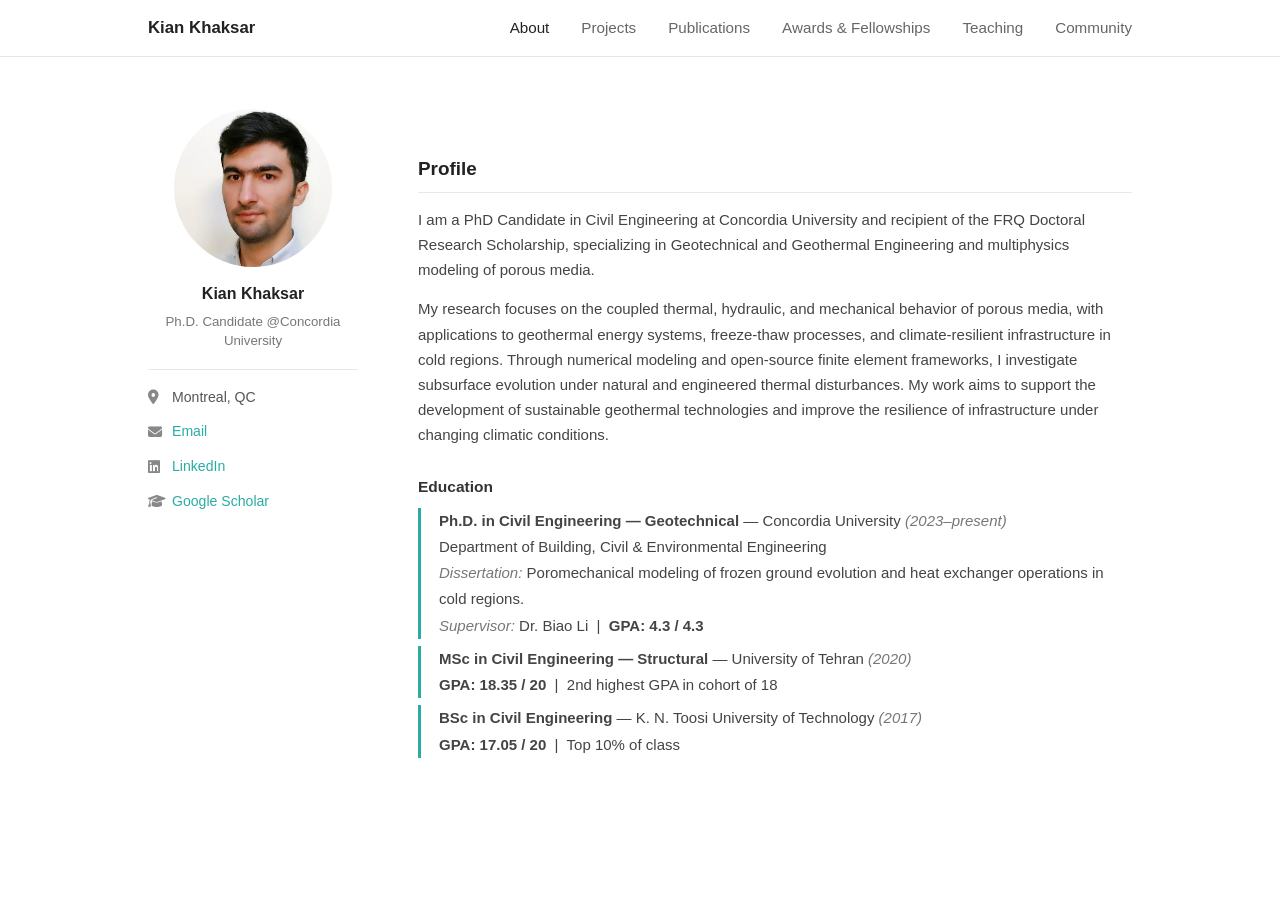
<file: index.html>
<!DOCTYPE html>
<html lang="en">
<head>
  <meta charset="UTF-8" />
  <meta name="viewport" content="width=device-width, initial-scale=1.0" />
  <title>Kian Khaksar</title>
  <link rel="stylesheet" href="style.css" />
  <link rel="stylesheet" href="https://cdnjs.cloudflare.com/ajax/libs/font-awesome/6.5.0/css/all.min.css" />
</head>
<body>

  <nav class="topnav">
    <div class="nav-inner">
      <a href="index.html" class="nav-brand">Kian Khaksar</a>
      <ul class="nav-links">
        <li><a href="index.html" class="active">About</a></li>
        <li><a href="projects.html">Projects</a></li>
        <li><a href="publications.html">Publications</a></li>
        <li><a href="Honors and Awards.html">Awards &amp; Fellowships</a></li>
        <li><a href="teaching.html">Teaching</a></li>
        <li><a href="community.html">Community</a></li>
      </ul>
    </div>
  </nav>

  <div class="page-wrapper">

    <aside class="sidebar">
      <img src="images/profilePic.jpeg" alt="Kian Khaksar" class="profile-photo" />
      <p class="sidebar-name">Kian Khaksar</p>
      <p class="sidebar-title">Ph.D. Candidate @Concordia University</p>
      <ul class="sidebar-links">
        <li><i class="fas fa-map-marker-alt"></i> Montreal, QC</li>
        <li>
          <i class="fas fa-envelope"></i>
          <a href="mailto:kian.khaksar@mail.concordia.ca">Email</a>
        </li>
        <li>
          <i class="fab fa-linkedin"></i>
          <a href="https://www.linkedin.com/in/kian-khaksar-a5377915a" target="_blank">LinkedIn</a>
        </li>
        <li>
          <i class="fas fa-graduation-cap"></i>
          <a href="https://scholar.google.com/citations?user=syTn1BMAAAAJ&hl=en" target="_blank">Google Scholar</a>
        </li>
      </ul>
    </aside>

    <main class="content">

      <!-- <h1>About</h1> -->

      <h2>Profile</h2>
      <p>
        I am a PhD Candidate in Civil Engineering at Concordia University and
        recipient of the FRQ Doctoral Research Scholarship, specializing in 
        Geotechnical and Geothermal Engineering and multiphysics modeling of 
        porous media.
      </p>
      <p>
        My research focuses on the coupled thermal, hydraulic, and mechanical 
        behavior of porous media, with applications to geothermal energy systems, 
        freeze-thaw processes, and climate-resilient infrastructure in cold 
        regions. Through numerical modeling and open-source finite element 
        frameworks, I investigate subsurface evolution under natural and engineered 
        thermal disturbances. My work aims to support the development of sustainable 
        geothermal technologies and improve the resilience of infrastructure under 
        changing climatic conditions.
      </p>

      <h3>Education</h3>
      <ul class="edu-list">
        <li>
          <strong>Ph.D. in Civil Engineering — Geotechnical</strong> —
          Concordia University</a>
          <em>(2023–present)</em><br />
          Department of Building, Civil &amp; Environmental Engineering<br />
          <em>Dissertation:</em> Poromechanical modeling of frozen ground evolution and heat
          exchanger operations in cold regions.<br />
          <em>Supervisor:</em> Dr. Biao Li &nbsp;|&nbsp; <strong>GPA: 4.3 / 4.3</strong>
        </li>
        <li>
          <strong>MSc in Civil Engineering — Structural</strong> —
          University of Tehran
          <em>(2020)</em><br />
          <strong>GPA: 18.35 / 20</strong> &nbsp;|&nbsp; 2nd highest GPA in cohort of 18
        </li>
        <li>
          <strong>BSc in Civil Engineering</strong> —
          K. N. Toosi University of Technology
          <em>(2017)</em><br />
          <strong>GPA: 17.05 / 20</strong> &nbsp;|&nbsp; Top 10% of class
        </li>
      </ul>

    </main>
  </div>

</body>
</html>
</file>
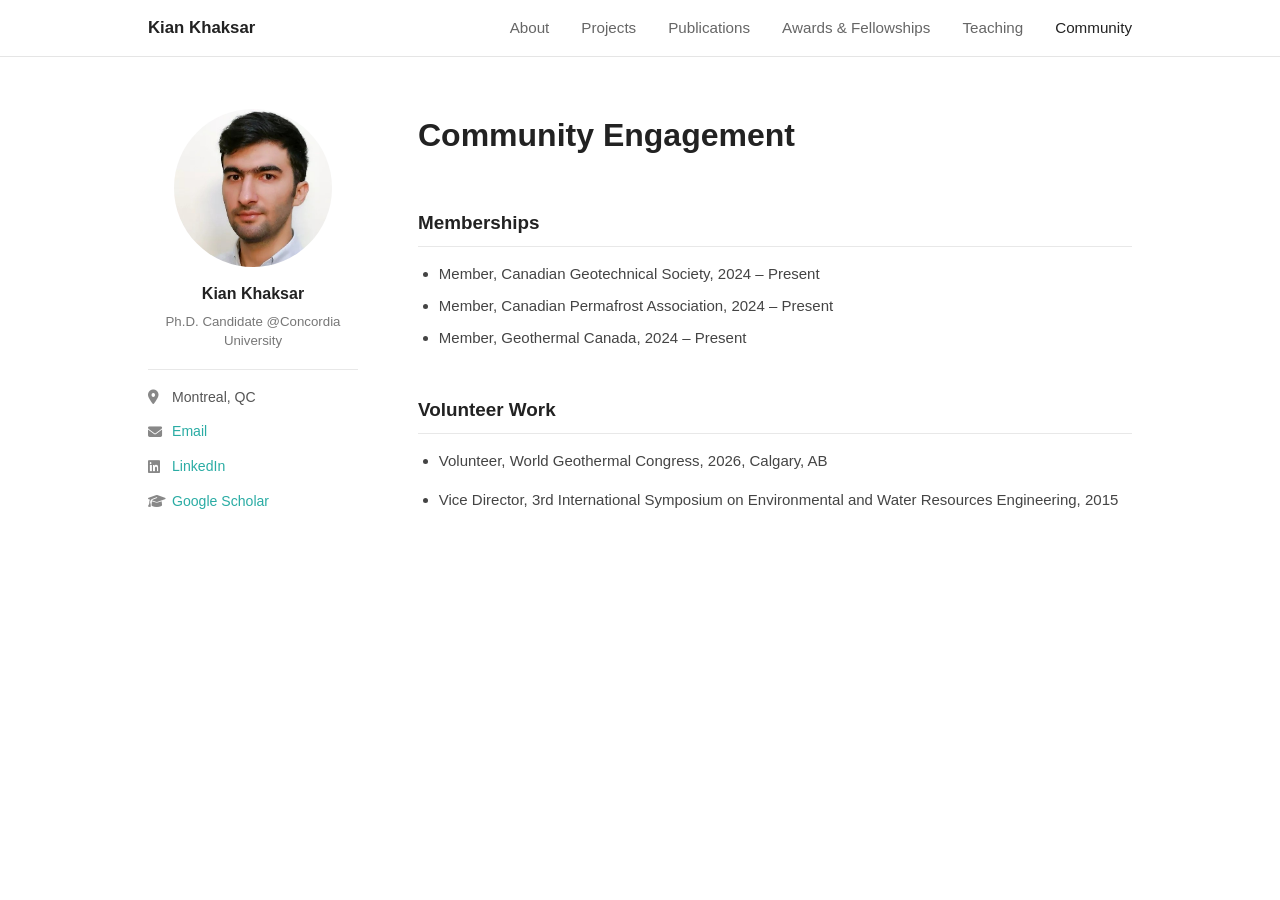
<file: community.html>
<!DOCTYPE html>
<html lang="en">
<head>
  <meta charset="UTF-8" />
  <meta name="viewport" content="width=device-width, initial-scale=1.0" />
  <title>Community — Kian Khaksar</title>
  <link rel="stylesheet" href="style.css" />
  <link rel="stylesheet" href="https://cdnjs.cloudflare.com/ajax/libs/font-awesome/6.5.0/css/all.min.css" />
</head>
<body>

  <nav class="topnav">
    <div class="nav-inner">
      <a href="index.html" class="nav-brand">Kian Khaksar</a>
      <ul class="nav-links">
        <li><a href="index.html">About</a></li>
        <li><a href="projects.html">Projects</a></li>
        <li><a href="publications.html">Publications</a></li>
        <li><a href="Honors and Awards.html">Awards &amp; Fellowships</a></li>
        <li><a href="teaching.html">Teaching</a></li>
        <li><a href="community.html" class="active">Community</a></li>
      </ul>
    </div>
  </nav>

  <div class="page-wrapper">

    <aside class="sidebar">
      <img src="images/profilePic.jpeg" alt="Kian Khaksar" class="profile-photo" />
      <p class="sidebar-name">Kian Khaksar</p>
      <p class="sidebar-title">Ph.D. Candidate @Concordia University</p>
      <ul class="sidebar-links">
        <li><i class="fas fa-map-marker-alt"></i> Montreal, QC</li>
        <li>
          <i class="fas fa-envelope"></i>
          <a href="mailto:kian.khaksar@mail.concordia.ca">Email</a>
        </li>
        <li>
          <i class="fab fa-linkedin"></i>
          <a href="https://www.linkedin.com/in/kian-khaksar-a5377915a" target="_blank">LinkedIn</a>
        </li>
        <li>
          <i class="fas fa-graduation-cap"></i>
          <a href="https://scholar.google.com/citations?user=syTn1BMAAAAJ&hl=en" target="_blank">Google Scholar</a>
        </li>
      </ul>
    </aside>

    <main class="content">

      <h1>Community Engagement</h1>

      <h2>Memberships</h2>
      <ul>
        <li>Member, Canadian Geotechnical Society, 2024 – Present</li>
        <li>Member, Canadian Permafrost Association, 2024 – Present</li>
        <li>Member, Geothermal Canada, 2024 – Present</li>
      </ul>

      <h2>Volunteer Work</h2>
      <ul>
        <li>Volunteer, World Geothermal Congress, 2026, Calgary, AB</li>
      </ul>
      <ul>
        <li>Vice Director, 3rd International Symposium on Environmental and Water Resources Engineering, 2015</li>
      </ul>


    </main>
  </div>

</body>
</html>
</file>
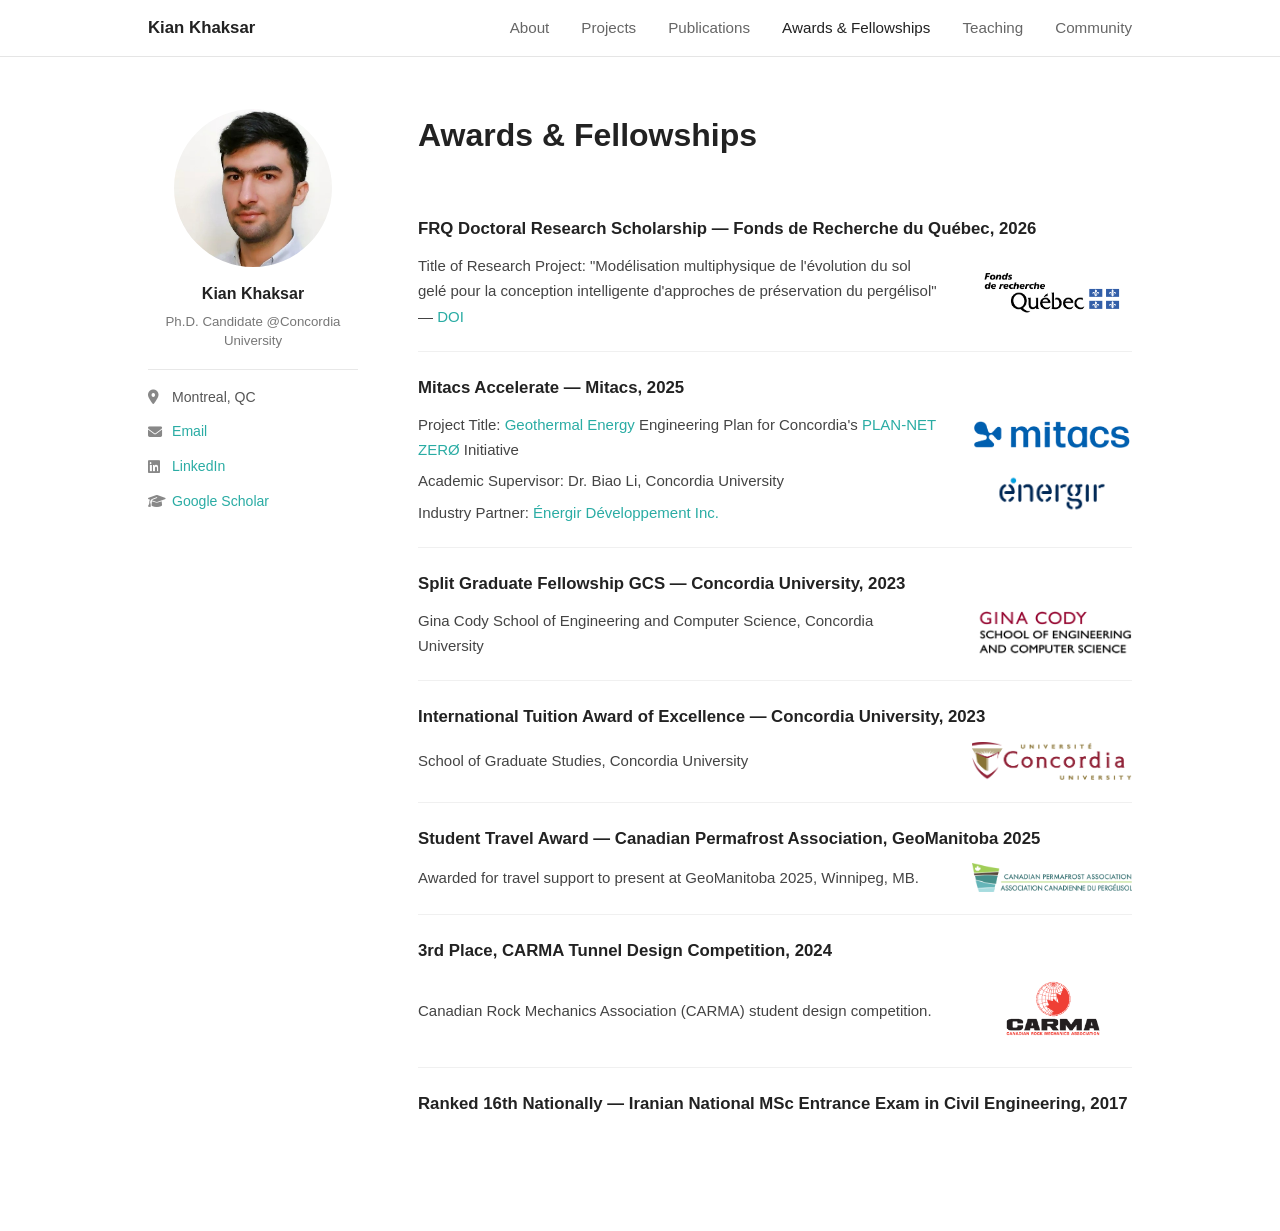
<file: Honors and Awards.html>
<!DOCTYPE html>
<html lang="en">
<head>
  <meta charset="UTF-8" />
  <meta name="viewport" content="width=device-width, initial-scale=1.0" />
  <title>Awards &amp; Fellowships — Kian Khaksar</title>
  <link rel="stylesheet" href="style.css" />
  <link rel="stylesheet" href="https://cdnjs.cloudflare.com/ajax/libs/font-awesome/6.5.0/css/all.min.css" />
</head>
<body>

  <nav class="topnav">
    <div class="nav-inner">
      <a href="index.html" class="nav-brand">Kian Khaksar</a>
      <ul class="nav-links">
        <li><a href="index.html">About</a></li>
        <li><a href="projects.html">Projects</a></li>
        <li><a href="publications.html">Publications</a></li>
        <li><a href="Honors and Awards.html" class="active">Awards &amp; Fellowships</a></li>
        <li><a href="teaching.html">Teaching</a></li>
        <li><a href="community.html">Community</a></li>
      </ul>
    </div>
  </nav>

  <div class="page-wrapper">

    <aside class="sidebar">
      <img src="images/profilePic.jpeg" alt="Kian Khaksar" class="profile-photo" />
      <p class="sidebar-name">Kian Khaksar</p>
      <p class="sidebar-title">Ph.D. Candidate @Concordia University</p>
      <ul class="sidebar-links">
        <li><i class="fas fa-map-marker-alt"></i> Montreal, QC</li>
        <li>
          <i class="fas fa-envelope"></i>
          <a href="mailto:kian.khaksar@mail.concordia.ca">Email</a>
        </li>
        <li>
          <i class="fab fa-linkedin"></i>
          <a href="https://www.linkedin.com/in/kian-khaksar-a5377915a" target="_blank">LinkedIn</a>
        </li>
        <li>
          <i class="fas fa-graduation-cap"></i>
          <a href="https://scholar.google.com/citations?user=syTn1BMAAAAJ&hl=en" target="_blank">Google Scholar</a>
        </li>
      </ul>
    </aside>

    <main class="content">

      <h1>Awards &amp; Fellowships</h1>

      <!-- FRQ -->
      <div class="award-item">
        <h2>FRQ Doctoral Research Scholarship — Fonds de Recherche du Québec, 2026</h2>
        <div class="award-body">
          <div class="award-text">
            <p>
              Title of Research Project: "Modélisation multiphysique de l'évolution du sol gelé pour la
              conception intelligente d'approches de préservation du pergélisol" —
              <a href="https://doi.org/10.69777/2010056" target="_blank">DOI</a>
            </p>
          </div>
          <div class="award-logo">
            <img src="images/frq_logo_couleur.png" alt="Fonds de Recherche du Québec" />
          </div>
        </div>
      </div>

      <!-- Mitacs -->
      <div class="award-item">
        <h2>Mitacs Accelerate — Mitacs, 2025</h2>
        <div class="award-body">
          <div class="award-text">
            <p>Project Title: <a href="https://www.youtube.com/watch?v=r09pf3O6j90" target="_blank">Geothermal Energy</a>
              Engineering Plan for Concordia's <a href="https://www.concordia.ca/sustainability/net-zero.html" target="_blank">PLAN-NET ZERØ</a>
              Initiative</p>
            <p>Academic Supervisor: Dr. Biao Li, Concordia University</p>
            <p>Industry Partner: <a href="https://energir.com/en" target="_blank">Énergir Développement Inc.</a></p>
          </div>
          <div class="award-logo award-logo--multi">
            <img src="images/Mitacs_logo_blue.webp" alt="Mitacs" />
            <img src="images/Energir_2C_PNG.png" alt="Énergir" />
          </div>
        </div>
      </div>

      <!-- Split Graduate Fellowship GCS -->
      <div class="award-item">
        <h2>Split Graduate Fellowship GCS — Concordia University, 2023</h2>
        <div class="award-body">
          <div class="award-text">
            <p>Gina Cody School of Engineering and Computer Science, Concordia University</p>
          </div>
          <div class="award-logo">
            <img src="images/Gina Cody School.png" alt="Gina Cody School of Engineering" />
          </div>
        </div>
      </div>

      <!-- International Tuition Award -->
      <div class="award-item">
        <h2>International Tuition Award of Excellence — Concordia University, 2023</h2>
        <div class="award-body">
          <div class="award-text">
            <p>School of Graduate Studies, Concordia University</p>
          </div>
          <div class="award-logo">
            <img src="images/Concordia Logo.png" alt="Concordia University" />
          </div>
        </div>
      </div>

      <!-- Student Travel Award -->
      <div class="award-item">
        <h2>Student Travel Award — Canadian Permafrost Association, GeoManitoba 2025</h2>
        <div class="award-body">
          <div class="award-text">
            <p>Awarded for travel support to present at GeoManitoba 2025, Winnipeg, MB.</p>
          </div>
          <div class="award-logo">
            <img src="images/CPA logo.png" alt="Canadian Permafrost Association" />
          </div>
        </div>
      </div>

      <!-- CARMA -->
      <div class="award-item">
        <h2>3rd Place, CARMA Tunnel Design Competition, 2024</h2>
        <div class="award-body">
          <div class="award-text">
            <p>Canadian Rock Mechanics Association (CARMA) student design competition.</p>
          </div>
          <div class="award-logo">
            <img src="images/carma.png" alt="CARMA" />
          </div>
        </div>
      </div>

      <!-- Ranked 16th (no logo) -->
      <div class="award-item">
        <h2>Ranked 16th Nationally — Iranian National MSc Entrance Exam in Civil Engineering, 2017</h2>
      </div>

    </main>
  </div>

</body>
</html>
</file>
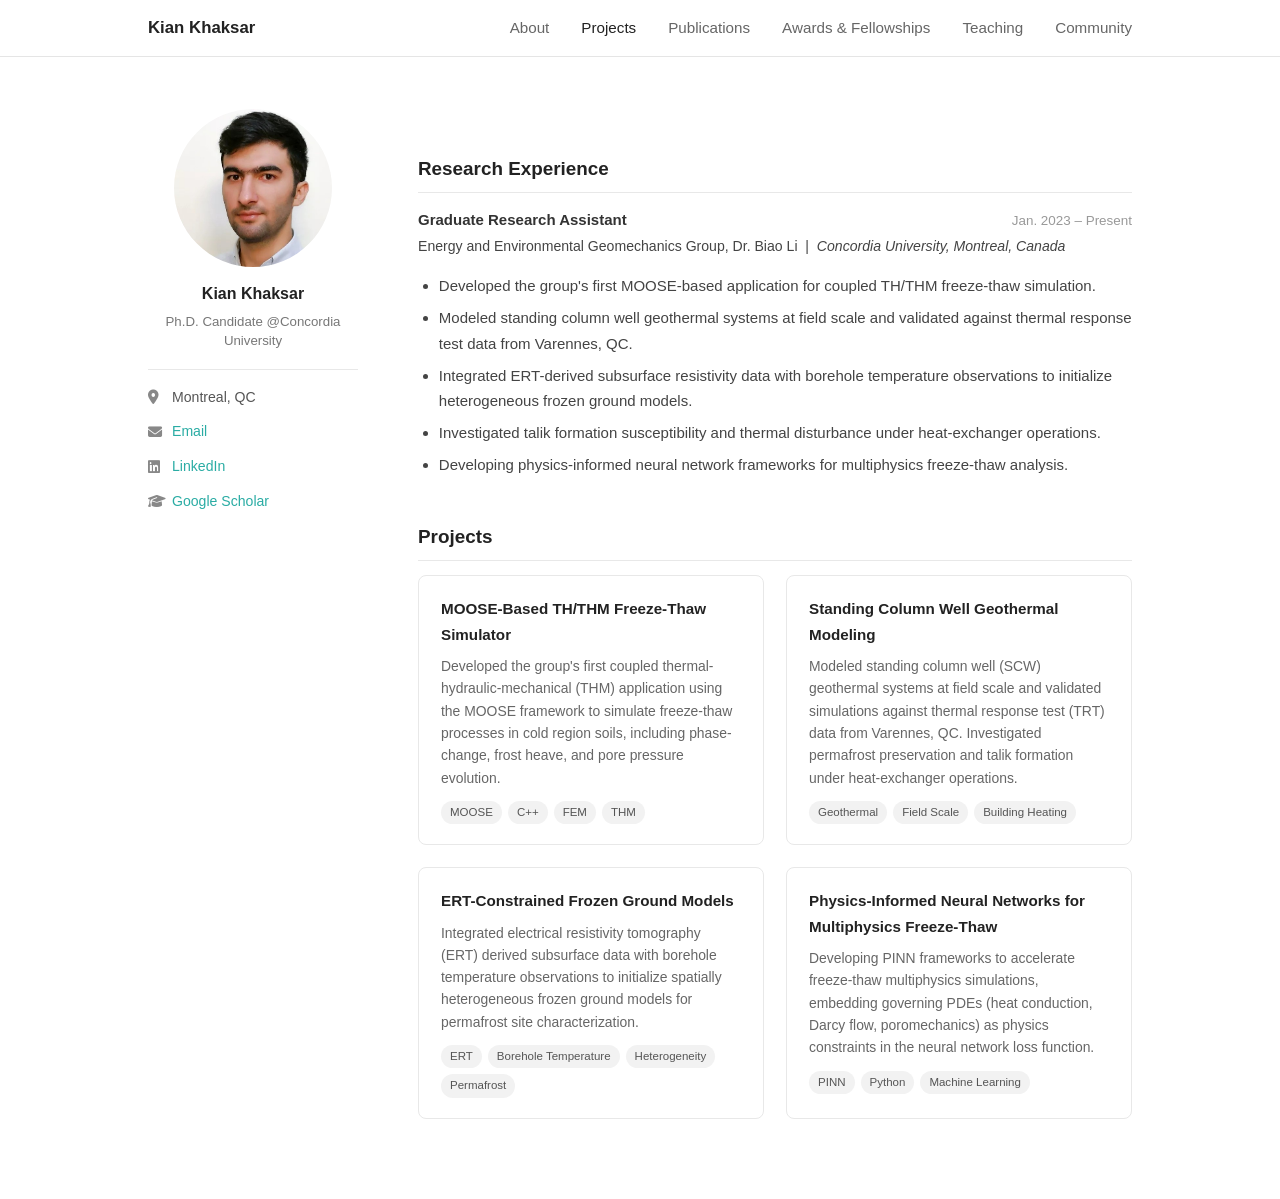
<file: projects.html>
<!DOCTYPE html>
<html lang="en">
<head>
  <meta charset="UTF-8" />
  <meta name="viewport" content="width=device-width, initial-scale=1.0" />
  <title>Projects — Kian Khaksar</title>
  <link rel="stylesheet" href="style.css" />
  <link rel="stylesheet" href="https://cdnjs.cloudflare.com/ajax/libs/font-awesome/6.5.0/css/all.min.css" />
</head>
<body>

  <nav class="topnav">
    <div class="nav-inner">
      <a href="index.html" class="nav-brand">Kian Khaksar</a>
      <ul class="nav-links">
        <li><a href="index.html">About</a></li>
        <li><a href="projects.html" class="active">Projects</a></li>
        <li><a href="publications.html">Publications</a></li>
        <li><a href="Honors and Awards.html">Awards &amp; Fellowships</a></li>
        <li><a href="teaching.html">Teaching</a></li>
        <li><a href="community.html">Community</a></li>
      </ul>
    </div>
  </nav>

  <div class="page-wrapper">

    <aside class="sidebar">
      <img src="images/profilePic.jpeg" alt="Kian Khaksar" class="profile-photo" />
      <p class="sidebar-name">Kian Khaksar</p>
      <p class="sidebar-title">Ph.D. Candidate @Concordia University</p>
      <ul class="sidebar-links">
        <li><i class="fas fa-map-marker-alt"></i> Montreal, QC</li>
        <li>
          <i class="fas fa-envelope"></i>
          <a href="mailto:kian.khaksar@mail.concordia.ca">Email</a>
        </li>
        <li>
          <i class="fab fa-linkedin"></i>
          <a href="https://www.linkedin.com/in/kian-khaksar-a5377915a" target="_blank">LinkedIn</a>
        </li>
        <li>
          <i class="fas fa-graduation-cap"></i>
          <a href="https://scholar.google.com/citations?user=syTn1BMAAAAJ&hl=en" target="_blank">Google Scholar</a>
        </li>
      </ul>
    </aside>

    <main class="content">
      <h2>Research Experience</h2>
      <div class="exp-item">
        <div class="exp-header">
          <strong>Graduate Research Assistant</strong>
          <span class="exp-date">Jan. 2023 – Present</span>
        </div>
        <p class="exp-org">
          Energy and Environmental Geomechanics Group, Dr. Biao Li &nbsp;|&nbsp;
          <em>Concordia University, Montreal, Canada</em>
        </p>
        <ul>
          <li>Developed the group's first MOOSE-based application for coupled TH/THM freeze-thaw simulation.</li>
          <li>Modeled standing column well geothermal systems at field scale and validated against thermal response test data from Varennes, QC.</li>
          <li>Integrated ERT-derived subsurface resistivity data with borehole temperature observations to initialize heterogeneous frozen ground models.</li>
          <li>Investigated talik formation susceptibility and thermal disturbance under heat-exchanger operations.</li>
          <li>Developing physics-informed neural network frameworks for multiphysics freeze-thaw analysis.</li>
        </ul>
      </div>

      <h2>Projects</h2>

      <div class="project-grid">

        <div class="project-card">
          <h3>MOOSE-Based TH/THM Freeze-Thaw Simulator</h3>
          <p>
            Developed the group's first coupled thermal-hydraulic-mechanical (THM) application
            using the MOOSE framework to simulate freeze-thaw processes in cold region soils,
            including phase-change, frost heave, and pore pressure evolution.
          </p>
          <div class="project-tags">
            <span class="tag">MOOSE</span>
            <span class="tag">C++</span>
            <span class="tag">FEM</span>
            <span class="tag">THM</span>
          </div>
        </div>

        <div class="project-card">
          <h3>Standing Column Well Geothermal Modeling</h3>
          <p>
            Modeled standing column well (SCW) geothermal systems at field scale and validated
            simulations against thermal response test (TRT) data from Varennes, QC.
            Investigated permafrost preservation and talik formation under heat-exchanger operations.
          </p>
          <div class="project-tags">
            <span class="tag">Geothermal</span>
            <span class="tag">Field Scale</span>
            <span class="tag">Building Heating</span>
          </div>
        </div>

        <div class="project-card">
          <h3>ERT-Constrained Frozen Ground Models</h3>
          <p>
            Integrated electrical resistivity tomography (ERT) derived subsurface data with
            borehole temperature observations to initialize spatially heterogeneous frozen
            ground models for permafrost site characterization.
          </p>
          <div class="project-tags">
            <span class="tag">ERT</span>
            <span class="tag">Borehole Temperature</span>
            <span class="tag">Heterogeneity</span>
            <span class="tag">Permafrost</span>
          </div>
        </div>

        <div class="project-card">
          <h3>Physics-Informed Neural Networks for Multiphysics Freeze-Thaw</h3>
          <p>
            Developing PINN frameworks to accelerate freeze-thaw multiphysics simulations,
            embedding governing PDEs (heat conduction, Darcy flow, poromechanics) as
            physics constraints in the neural network loss function.
          </p>
          <div class="project-tags">
            <span class="tag">PINN</span>
            <span class="tag">Python</span>
            <span class="tag">Machine Learning</span>
          </div>
        </div>

      </div>

    </main>
  </div>

</body>
</html>
</file>
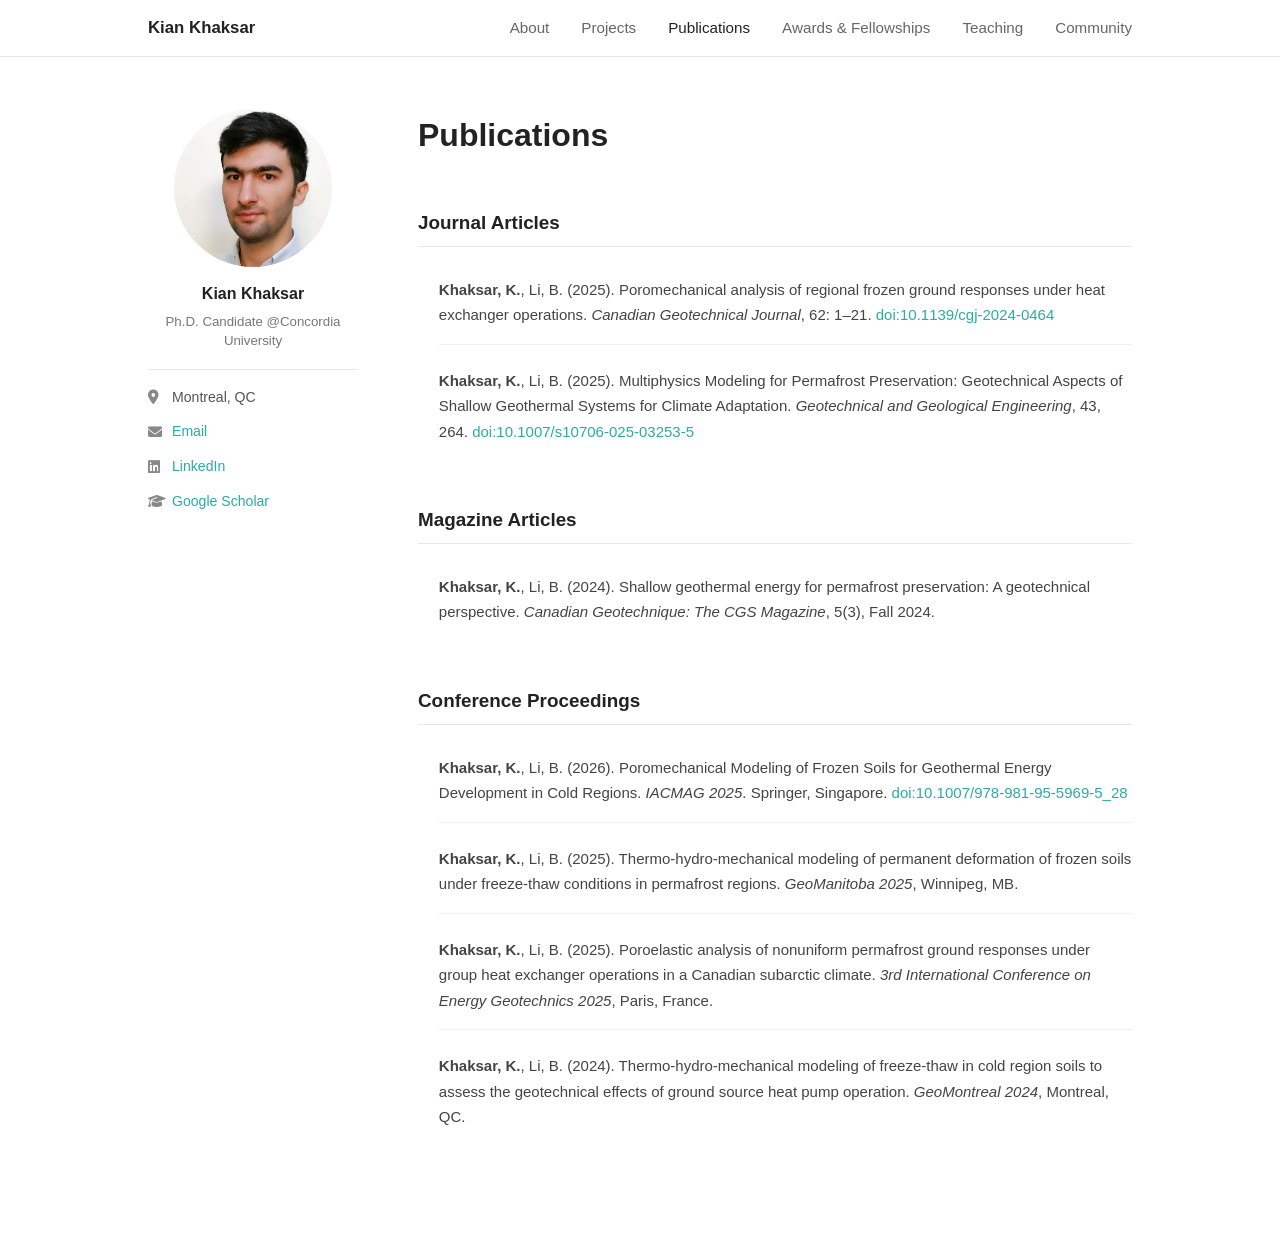
<file: publications.html>
<!DOCTYPE html>
<html lang="en">
<head>
  <meta charset="UTF-8" />
  <meta name="viewport" content="width=device-width, initial-scale=1.0" />
  <title>Publications — Kian Khaksar</title>
  <link rel="stylesheet" href="style.css" />
  <link rel="stylesheet" href="https://cdnjs.cloudflare.com/ajax/libs/font-awesome/6.5.0/css/all.min.css" />
</head>
<body>

  <nav class="topnav">
    <div class="nav-inner">
      <a href="index.html" class="nav-brand">Kian Khaksar</a>
      <ul class="nav-links">
        <li><a href="index.html">About</a></li>
        <li><a href="projects.html">Projects</a></li>
        <li><a href="publications.html" class="active">Publications</a></li>
        <li><a href="Honors and Awards.html">Awards &amp; Fellowships</a></li>
        <li><a href="teaching.html">Teaching</a></li>
        <li><a href="community.html">Community</a></li>
      </ul>
    </div>
  </nav>

  <div class="page-wrapper">

    <aside class="sidebar">
      <img src="images/profilePic.jpeg" alt="Kian Khaksar" class="profile-photo" />
      <p class="sidebar-name">Kian Khaksar</p>
      <p class="sidebar-title">Ph.D. Candidate @Concordia University</p>
      <ul class="sidebar-links">
        <li><i class="fas fa-map-marker-alt"></i> Montreal, QC</li>
        <li>
          <i class="fas fa-envelope"></i>
          <a href="mailto:kian.khaksar@mail.concordia.ca">Email</a>
        </li>
        <li>
          <i class="fab fa-linkedin"></i>
          <a href="https://www.linkedin.com/in/kian-khaksar-a5377915a" target="_blank">LinkedIn</a>
        </li>
        <li>
          <i class="fas fa-graduation-cap"></i>
          <a href="https://scholar.google.com/citations?user=syTn1BMAAAAJ&hl=en" target="_blank">Google Scholar</a>
        </li>
      </ul>
    </aside>

    <main class="content">

      <h1>Publications</h1>

      <h2>Journal Articles</h2>
      <ul class="pub-list">
        <li>
          <!-- <span class="pub-badge journal">Journal</span> -->
          <strong>Khaksar, K.</strong>, Li, B. (2025). Poromechanical analysis of regional frozen ground
          responses under heat exchanger operations. <em>Canadian Geotechnical Journal</em>, 62: 1–21.
          <a href="https://doi.org/10.1139/cgj-2024-0464" target="_blank">doi:10.1139/cgj-2024-0464</a>
        </li>
        <li>
          <!-- <span class="pub-badge journal">Journal</span> -->
          <strong>Khaksar, K.</strong>, Li, B. (2025). Multiphysics Modeling for Permafrost Preservation:
          Geotechnical Aspects of Shallow Geothermal Systems for Climate Adaptation.
          <em>Geotechnical and Geological Engineering</em>, 43, 264.
          <a href="https://doi.org/10.1007/s10706-025-03253-5" target="_blank">doi:10.1007/s10706-025-03253-5</a>
        </li>
      </ul>

      <h2>Magazine Articles</h2>
      <ul class="pub-list">
        <li>
          <!-- <span class="pub-badge mag">Magazine</span> -->
          <strong>Khaksar, K.</strong>, Li, B. (2024). Shallow geothermal energy for permafrost
          preservation: A geotechnical perspective. <em>Canadian Geotechnique: The CGS Magazine</em>,
          5(3), Fall 2024.
        </li>
      </ul>

      <h2>Conference Proceedings</h2>
      <ul class="pub-list">
        <li>
          <!-- <span class="pub-badge conf">Conference</span> -->
          <strong>Khaksar, K.</strong>, Li, B. (2026). Poromechanical Modeling of Frozen Soils for
          Geothermal Energy Development in Cold Regions. <em>IACMAG 2025</em>. Springer, Singapore.
          <a href="https://doi.org/10.1007/978-981-95-5969-5_28" target="_blank">doi:10.1007/978-981-95-5969-5_28</a>
        </li>
        <li>
          <!-- <span class="pub-badge conf">Conference</span> -->
          <strong>Khaksar, K.</strong>, Li, B. (2025). Thermo-hydro-mechanical modeling of permanent
          deformation of frozen soils under freeze-thaw conditions in permafrost regions.
          <em>GeoManitoba 2025</em>, Winnipeg, MB.
        </li>
        <li>
          <!-- <span class="pub-badge conf">Conference</span> -->
          <strong>Khaksar, K.</strong>, Li, B. (2025). Poroelastic analysis of nonuniform permafrost
          ground responses under group heat exchanger operations in a Canadian subarctic climate.
          <em>3rd International Conference on Energy Geotechnics 2025</em>, Paris, France.
        </li>
        <li>
          <!-- <span class="pub-badge conf">Conference</span> -->
          <strong>Khaksar, K.</strong>, Li, B. (2024). Thermo-hydro-mechanical modeling of freeze-thaw
          in cold region soils to assess the geotechnical effects of ground source heat pump operation.
          <em>GeoMontreal 2024</em>, Montreal, QC.
        </li>
      </ul>

    </main>
  </div>

</body>
</html>
</file>
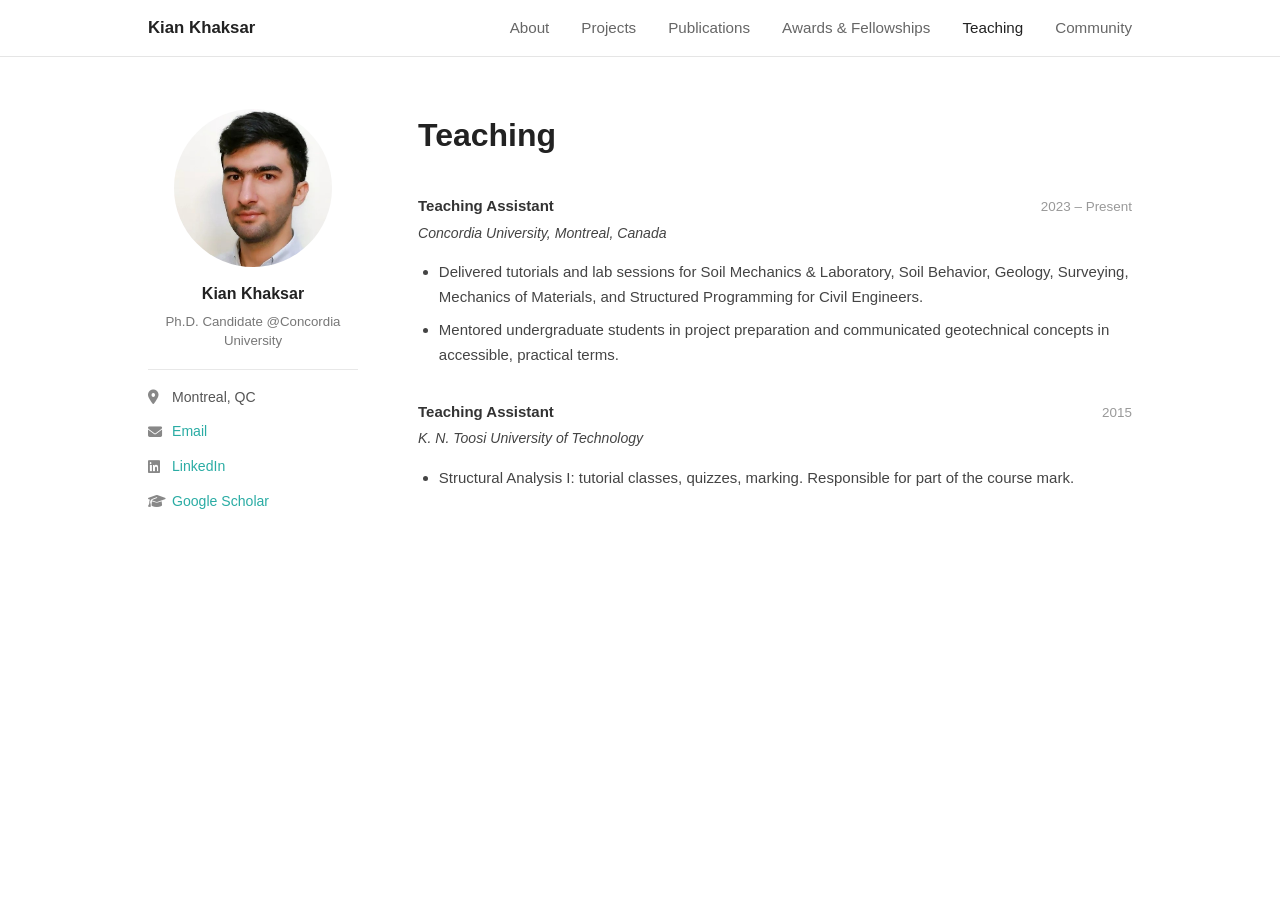
<file: teaching.html>
<!DOCTYPE html>
<html lang="en">
<head>
  <meta charset="UTF-8" />
  <meta name="viewport" content="width=device-width, initial-scale=1.0" />
  <title>Teaching — Kian Khaksar</title>
  <link rel="stylesheet" href="style.css" />
  <link rel="stylesheet" href="https://cdnjs.cloudflare.com/ajax/libs/font-awesome/6.5.0/css/all.min.css" />
</head>
<body>

  <nav class="topnav">
    <div class="nav-inner">
      <a href="index.html" class="nav-brand">Kian Khaksar</a>
      <ul class="nav-links">
        <li><a href="index.html">About</a></li>
        <li><a href="projects.html">Projects</a></li>
        <li><a href="publications.html">Publications</a></li>
        <li><a href="Honors and Awards.html">Awards &amp; Fellowships</a></li>
        <li><a href="teaching.html" class="active">Teaching</a></li>
        <li><a href="community.html">Community</a></li>
      </ul>
    </div>
  </nav>

  <div class="page-wrapper">

    <aside class="sidebar">
      <img src="images/profilePic.jpeg" alt="Kian Khaksar" class="profile-photo" />
      <p class="sidebar-name">Kian Khaksar</p>
      <p class="sidebar-title">Ph.D. Candidate @Concordia University</p>
      <ul class="sidebar-links">
        <li><i class="fas fa-map-marker-alt"></i> Montreal, QC</li>
        <li>
          <i class="fas fa-envelope"></i>
          <a href="mailto:kian.khaksar@mail.concordia.ca">Email</a>
        </li>
        <li>
          <i class="fab fa-linkedin"></i>
          <a href="https://www.linkedin.com/in/kian-khaksar-a5377915a" target="_blank">LinkedIn</a>
        </li>
        <li>
          <i class="fas fa-graduation-cap"></i>
          <a href="https://scholar.google.com/citations?user=syTn1BMAAAAJ&hl=en" target="_blank">Google Scholar</a>
        </li>
      </ul>
    </aside>

    <main class="content">

      <h1>Teaching</h1>

      <div class="exp-item">
        <div class="exp-header">
          <strong>Teaching Assistant</strong>
          <span class="exp-date">2023 – Present</span>
        </div>
        <p class="exp-org"><em>Concordia University, Montreal, Canada</em></p>
        <ul>
          <li>Delivered tutorials and lab sessions for Soil Mechanics &amp; Laboratory, Soil Behavior, Geology, Surveying, Mechanics of Materials, and Structured Programming for Civil Engineers.</li>
          <li>Mentored undergraduate students in project preparation and communicated geotechnical concepts in accessible, practical terms.</li>
        </ul>
      </div>

      <div class="exp-item">
        <div class="exp-header">
          <strong>Teaching Assistant</strong>
          <span class="exp-date">2015</span>
        </div>
        <p class="exp-org"><em>K. N. Toosi University of Technology</em></p>
        <ul>
          <li>Structural Analysis I: tutorial classes, quizzes, marking. Responsible for part of the course mark.</li>
        </ul>
      </div>

    </main>
  </div>

</body>
</html>
</file>
<file: style.css>
/* ── Reset ── */
*, *::before, *::after { box-sizing: border-box; margin: 0; padding: 0; }

/* ── Base ── */
body {
  font-family: -apple-system, BlinkMacSystemFont, "Segoe UI", Roboto, Helvetica, Arial, sans-serif;
  color: #333;
  background: #fff;
  line-height: 1.68;
  font-size: 15px;
}

/* ── Top nav ── */
.topnav {
  border-bottom: 1px solid #e5e5e5;
  position: sticky;
  top: 0;
  background: #fff;
  z-index: 100;
}
.nav-inner {
  max-width: 1040px;
  margin: 0 auto;
  padding: 14px 28px;
  display: flex;
  align-items: center;
  justify-content: space-between;
}
.nav-brand {
  font-weight: 700;
  font-size: 1.05rem;
  color: #222;
  text-decoration: none;
}
.nav-links {
  list-style: none;
  display: flex;
  gap: 32px;
}
.nav-links a {
  text-decoration: none;
  color: #666;
  font-size: 0.95rem;
  transition: color 0.18s;
}
.nav-links a:hover,
.nav-links a.active {
  color: #222;
}

/* ── Page wrapper ── */
.page-wrapper {
  max-width: 1040px;
  margin: 52px auto 80px;
  padding: 0 28px;
  display: flex;
  gap: 60px;
  align-items: flex-start;
}

/* ── Sidebar ── */
.sidebar {
  width: 210px;
  flex-shrink: 0;
  position: sticky;
  top: 76px;
  text-align: center;
}
.profile-photo {
  width: 158px;
  height: 158px;
  border-radius: 50%;
  object-fit: cover;
  margin-bottom: 14px;
  display: block;
  margin-left: auto;
  margin-right: auto;
}
.logos {
  width: 400px;
  /* height: 158px; */
  /* border-radius: 50%; */
  /* object-fit: cover; */
  /* margin-bottom: 14px; */
  display: block;
  margin-left: auto;
  margin-right: auto;
}
.sidebar-name {
  font-size: 1rem;
  font-weight: 700;
  color: #222;
  margin-bottom: 4px;
}
.sidebar-title {
  font-size: 0.83rem;
  color: #777;
  line-height: 1.45;
  margin-bottom: 18px;
}
.sidebar-links {
  list-style: none;
  text-align: left;
  border-top: 1px solid #e8e8e8;
  padding-top: 16px;
}
.sidebar-links li {
  margin-bottom: 11px;
  font-size: 0.88rem;
  color: #555;
  display: flex;
  align-items: center;
  gap: 8px;
}
.sidebar-links li i {
  width: 16px;
  color: #888;
  flex-shrink: 0;
}
.sidebar-links a {
  text-decoration: none;
  color: #2aaca4;
  transition: color 0.18s;
}
.sidebar-links a:hover { color: #1d7e78; }

/* ── Content area ── */
.content { flex: 1; min-width: 0; }

.content h1 {
  font-size: 2rem;
  font-weight: 700;
  color: #222;
  margin-bottom: 30px;
}
.content h2 {
  font-size: 1.18rem;
  font-weight: 700;
  color: #222;
  margin: 44px 0 14px;
  padding-bottom: 7px;
  border-bottom: 1px solid #e8e8e8;
}
.content h3 {
  font-size: 0.97rem;
  font-weight: 700;
  color: #333;
  margin: 26px 0 8px;
}
.content p { margin-bottom: 14px; color: #444; }
.content a { color: #2aaca4; text-decoration: none; }
.content a:hover { text-decoration: underline; }

/* ── Education list ── */
.edu-list {
  list-style: none;
  padding: 0;
}
.edu-list > li {
  padding-left: 18px;
  border-left: 3px solid #2aaca4;
  margin-bottom: 22px;
  line-height: 1.75;
  color: #444;
}
.edu-list em { color: #777; }

/* ── General lists ── */
.content ul:not(.edu-list):not(.sidebar-links):not(.nav-links),
.content ol {
  padding-left: 1.3rem;
  margin-bottom: 14px;
}
.content li { margin-bottom: 7px; color: #444; }

/* ── Experience block ── */
.exp-item { margin-bottom: 32px; }
.exp-header {
  display: flex;
  justify-content: space-between;
  align-items: baseline;
  flex-wrap: wrap;
  gap: 6px;
}
.exp-date { font-size: 0.84rem; color: #999; white-space: nowrap; }
.exp-org { color: #666; font-size: 0.88rem; margin: 3px 0 9px; }

/* ── Publication list ── */
.pub-list {
  list-style: none;
  padding: 0;
}
.pub-list li {
  padding: 16px 0;
  border-bottom: 1px solid #f0f0f0;
  color: #444;
  line-height: 1.7;
}
.pub-list li:last-child { border-bottom: none; }
.pub-badge {
  display: inline-block;
  font-size: 0.72rem;
  font-weight: 600;
  padding: 2px 8px;
  border-radius: 4px;
  margin-right: 8px;
  vertical-align: middle;
  text-transform: uppercase;
  letter-spacing: 0.03em;
}
.pub-badge.journal { background: #e8f7f6; color: #2aaca4; }
.pub-badge.conf    { background: #eef2ff; color: #5c6bc0; }
.pub-badge.mag     { background: #fff3e0; color: #e07b00; }

/* ── Project cards ── */
.project-grid {
  display: grid;
  grid-template-columns: 1fr 1fr;
  gap: 22px;
  margin-top: 10px;
}
.project-card {
  border: 1px solid #e8e8e8;
  border-radius: 8px;
  padding: 20px 22px;
  transition: box-shadow 0.18s;
}
.project-card:hover { box-shadow: 0 3px 14px rgba(0,0,0,0.08); }
.project-card h3 {
  font-size: 0.95rem;
  margin: 0 0 8px;
  color: #222;
}
.project-card p {
  font-size: 0.87rem;
  color: #666;
  margin: 0;
  line-height: 1.6;
}
.project-tags {
  margin-top: 12px;
  display: flex;
  flex-wrap: wrap;
  gap: 6px;
}
.tag {
  font-size: 0.72rem;
  background: #f2f2f2;
  color: #555;
  padding: 2px 9px;
  border-radius: 20px;
}

/* ── Awards ── */
.award-item {
  padding: 22px 0;
  border-bottom: 1px solid #f0f0f0;
}
.award-item:last-child { border-bottom: none; }
.award-item h2 {
  border-bottom: none;
  margin: 0 0 10px;
  padding: 0;
  font-size: 1.05rem;
  font-weight: 700;
  color: #222;
}
.award-body {
  display: flex;
  align-items: center;
  gap: 32px;
}
.award-text { flex: 1; }
.award-text p { margin: 0 0 6px; }
.award-text p:last-child { margin-bottom: 0; }
.award-logo {
  flex-shrink: 0;
  display: flex;
  flex-direction: column;
  align-items: center;
  gap: 16px;
  width: 160px;
}
.award-logo img {
  max-width: 100%;
  max-height: 70px;
  object-fit: contain;
}
.award-logo--multi img { max-height: 52px; }

/* ── Responsive ── */
@media (max-width: 720px) {
  .nav-inner {
    align-items: flex-start;
    flex-direction: column;
    gap: 10px;
    padding: 12px 20px;
  }
  .nav-links {
    flex-wrap: wrap;
    gap: 8px 18px;
    width: 100%;
  }
  .nav-links a {
    display: inline-block;
    font-size: 0.9rem;
    line-height: 1.3;
  }
  .page-wrapper { flex-direction: column; gap: 32px; }
  .sidebar { width: 100%; position: static; }
  .project-grid { grid-template-columns: 1fr; }
  .exp-header { flex-direction: column; }
  .award-body { flex-direction: column; align-items: flex-start; }
  .award-logo { width: 100%; flex-direction: row; flex-wrap: wrap; }
}
</file>
